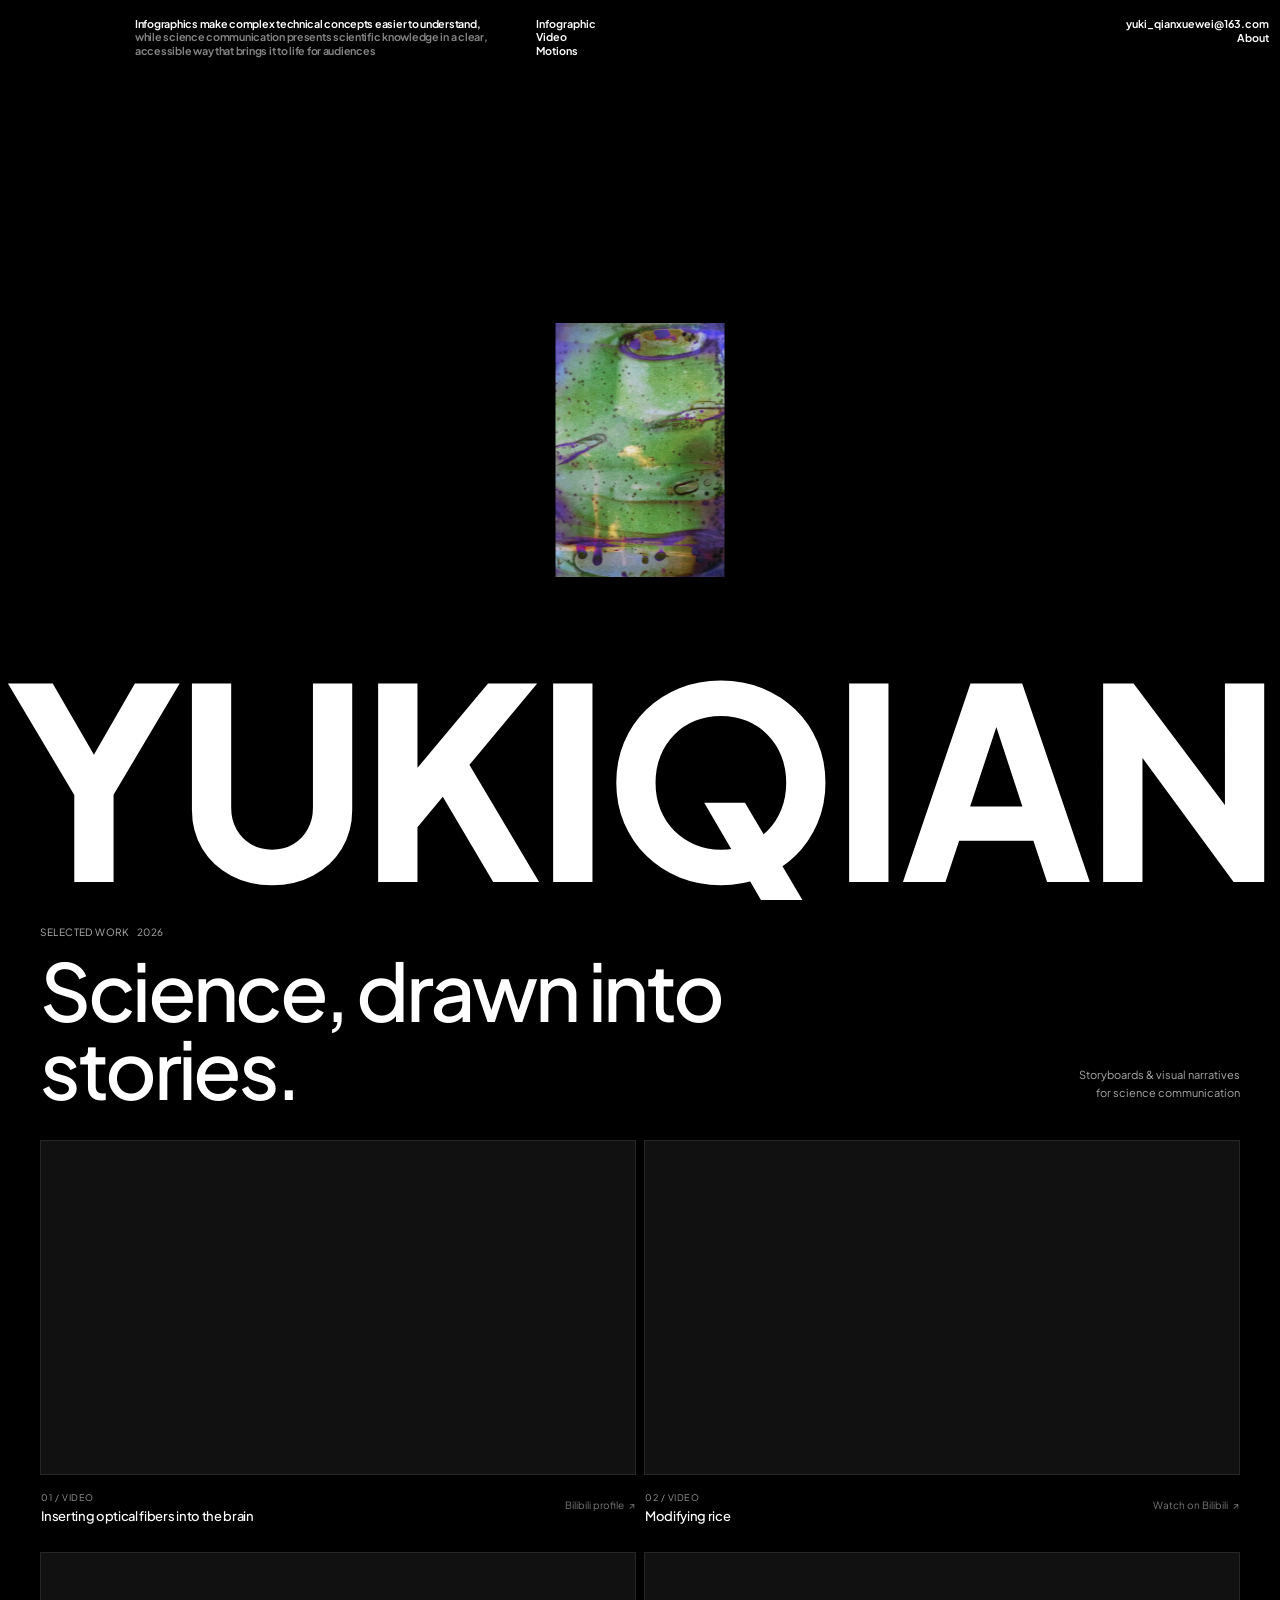
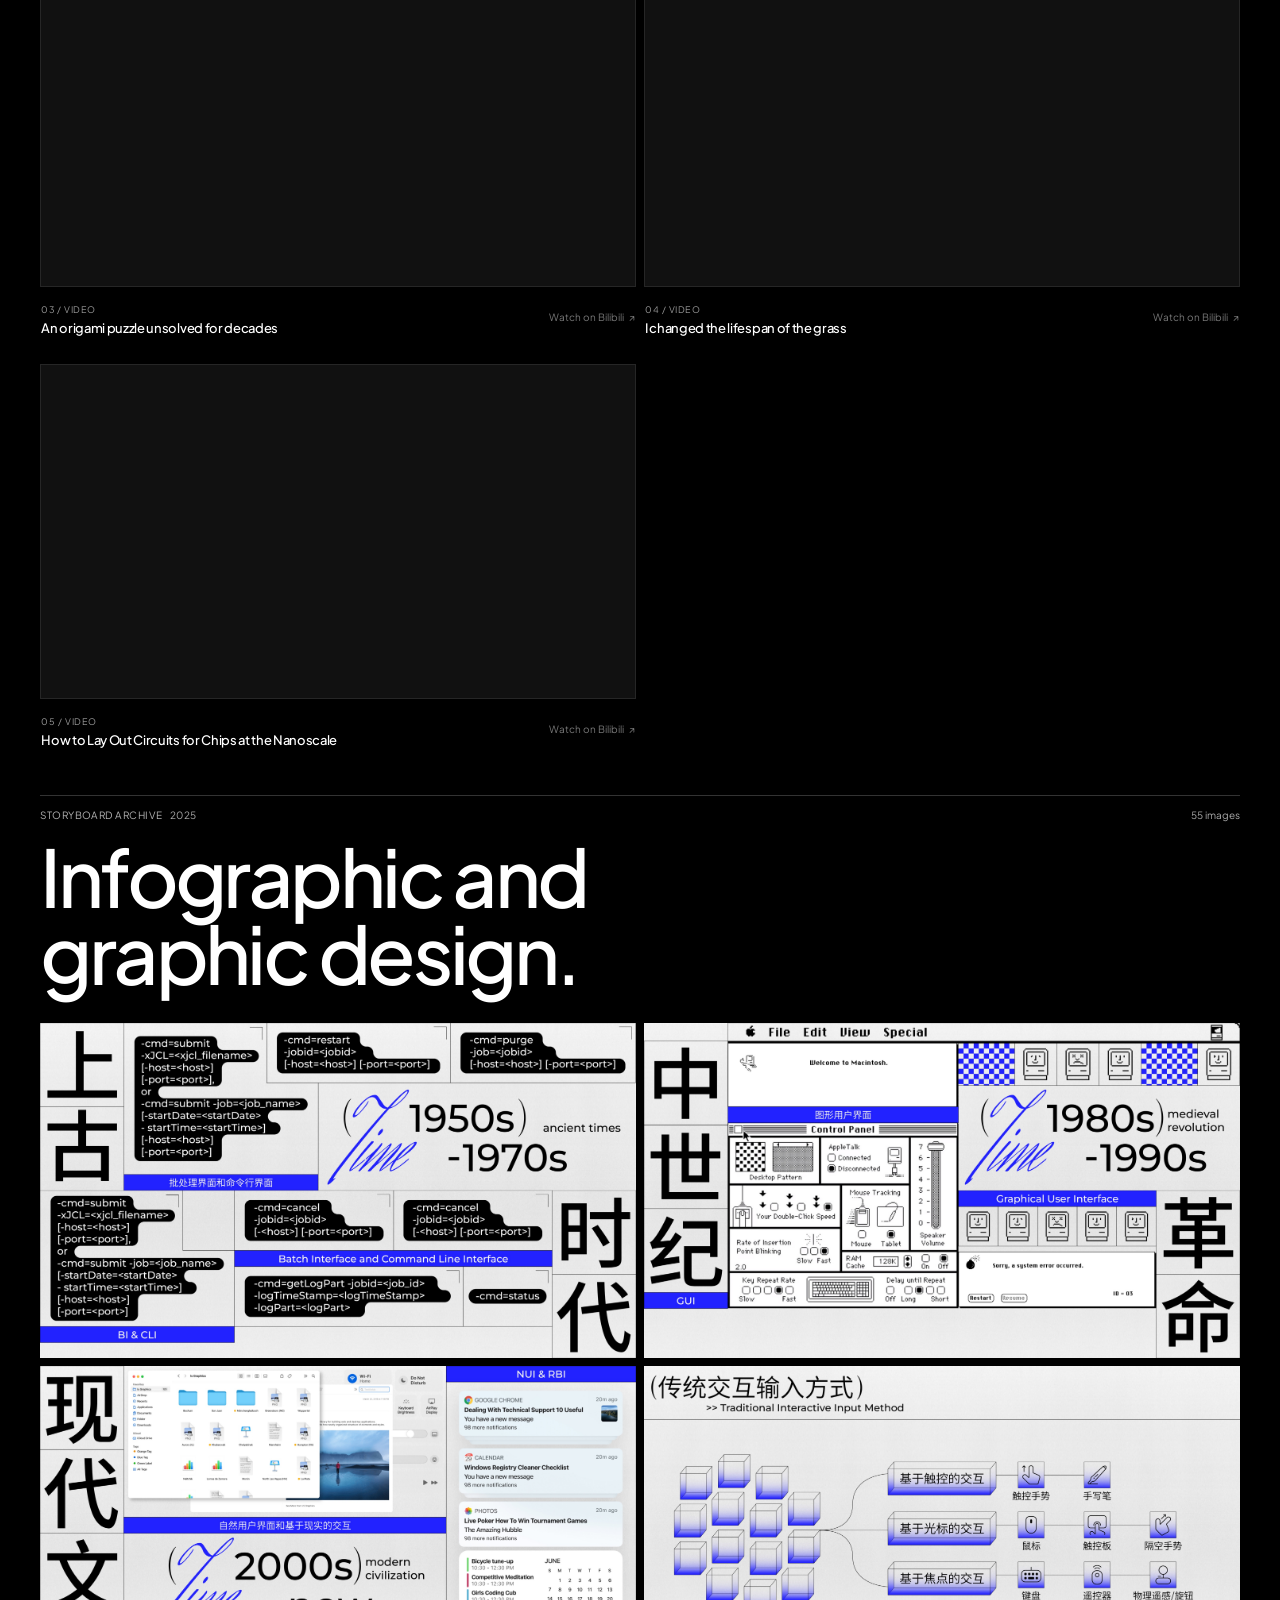
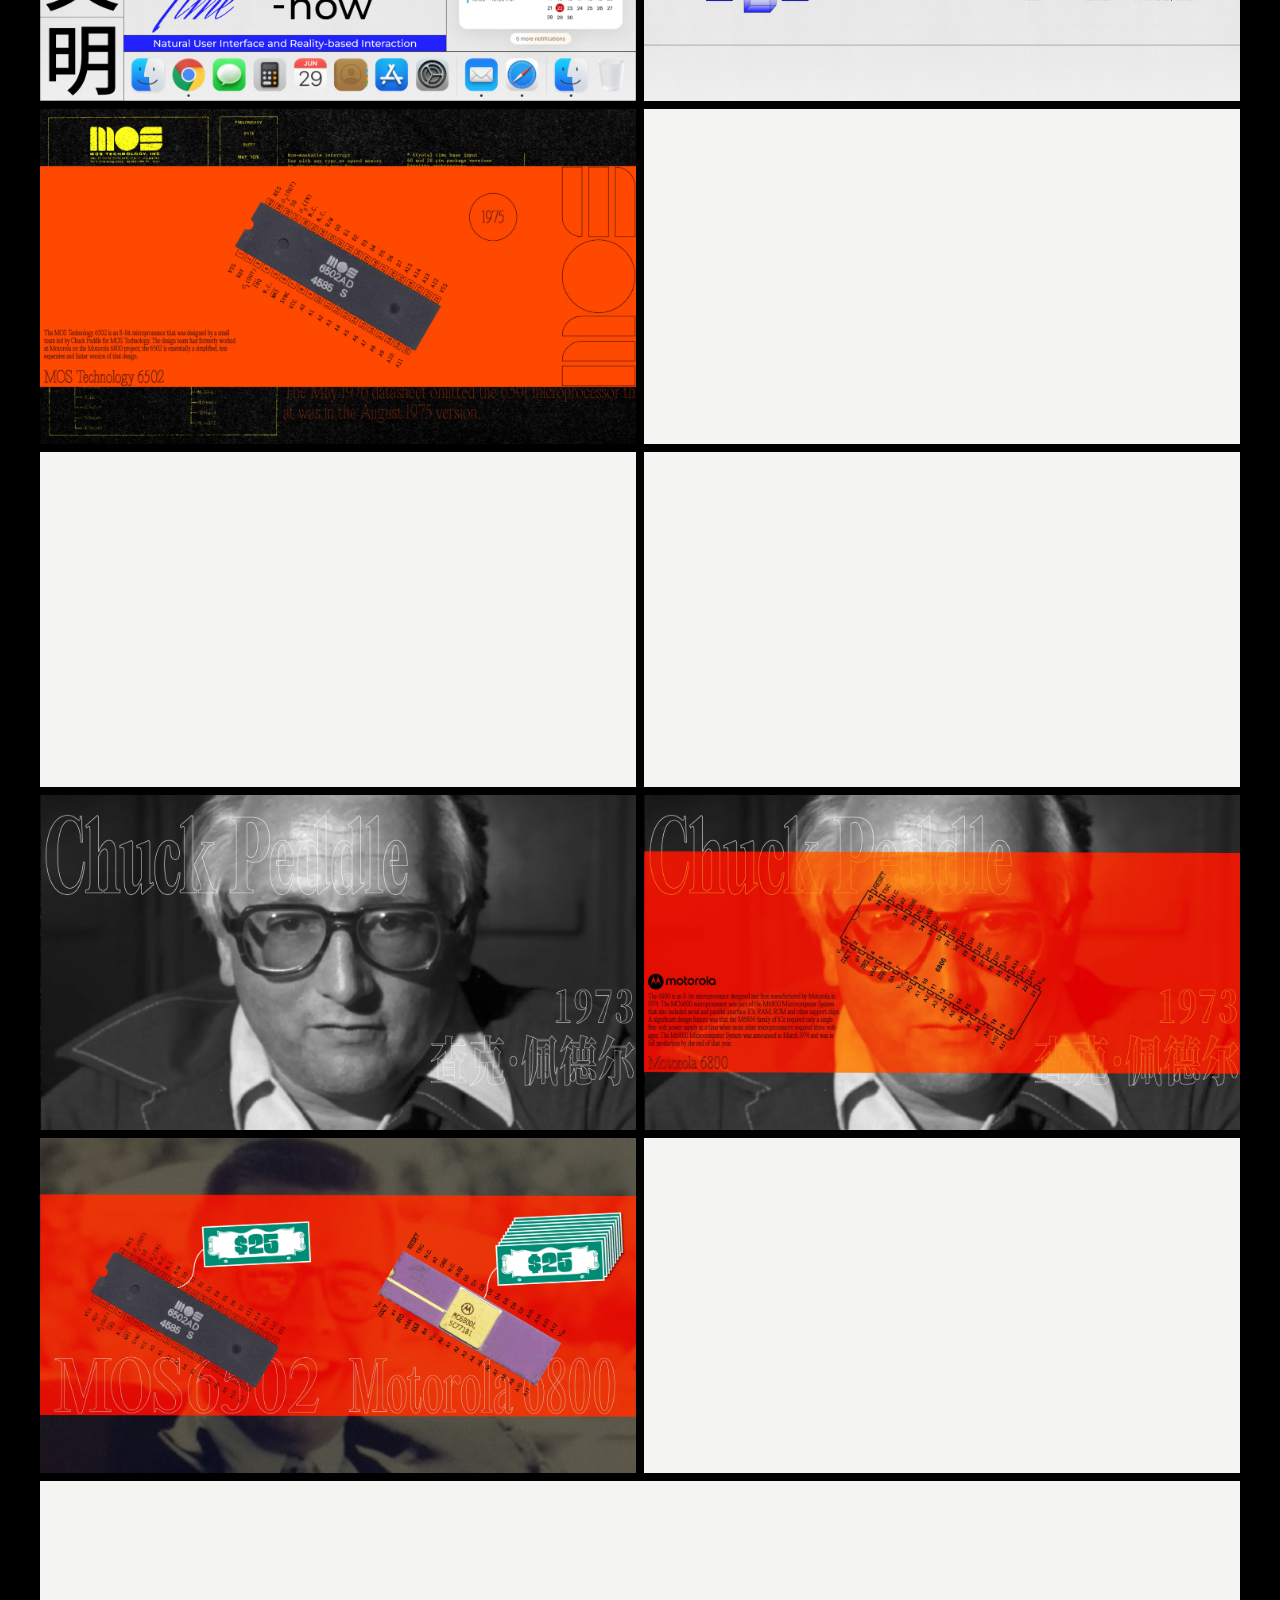
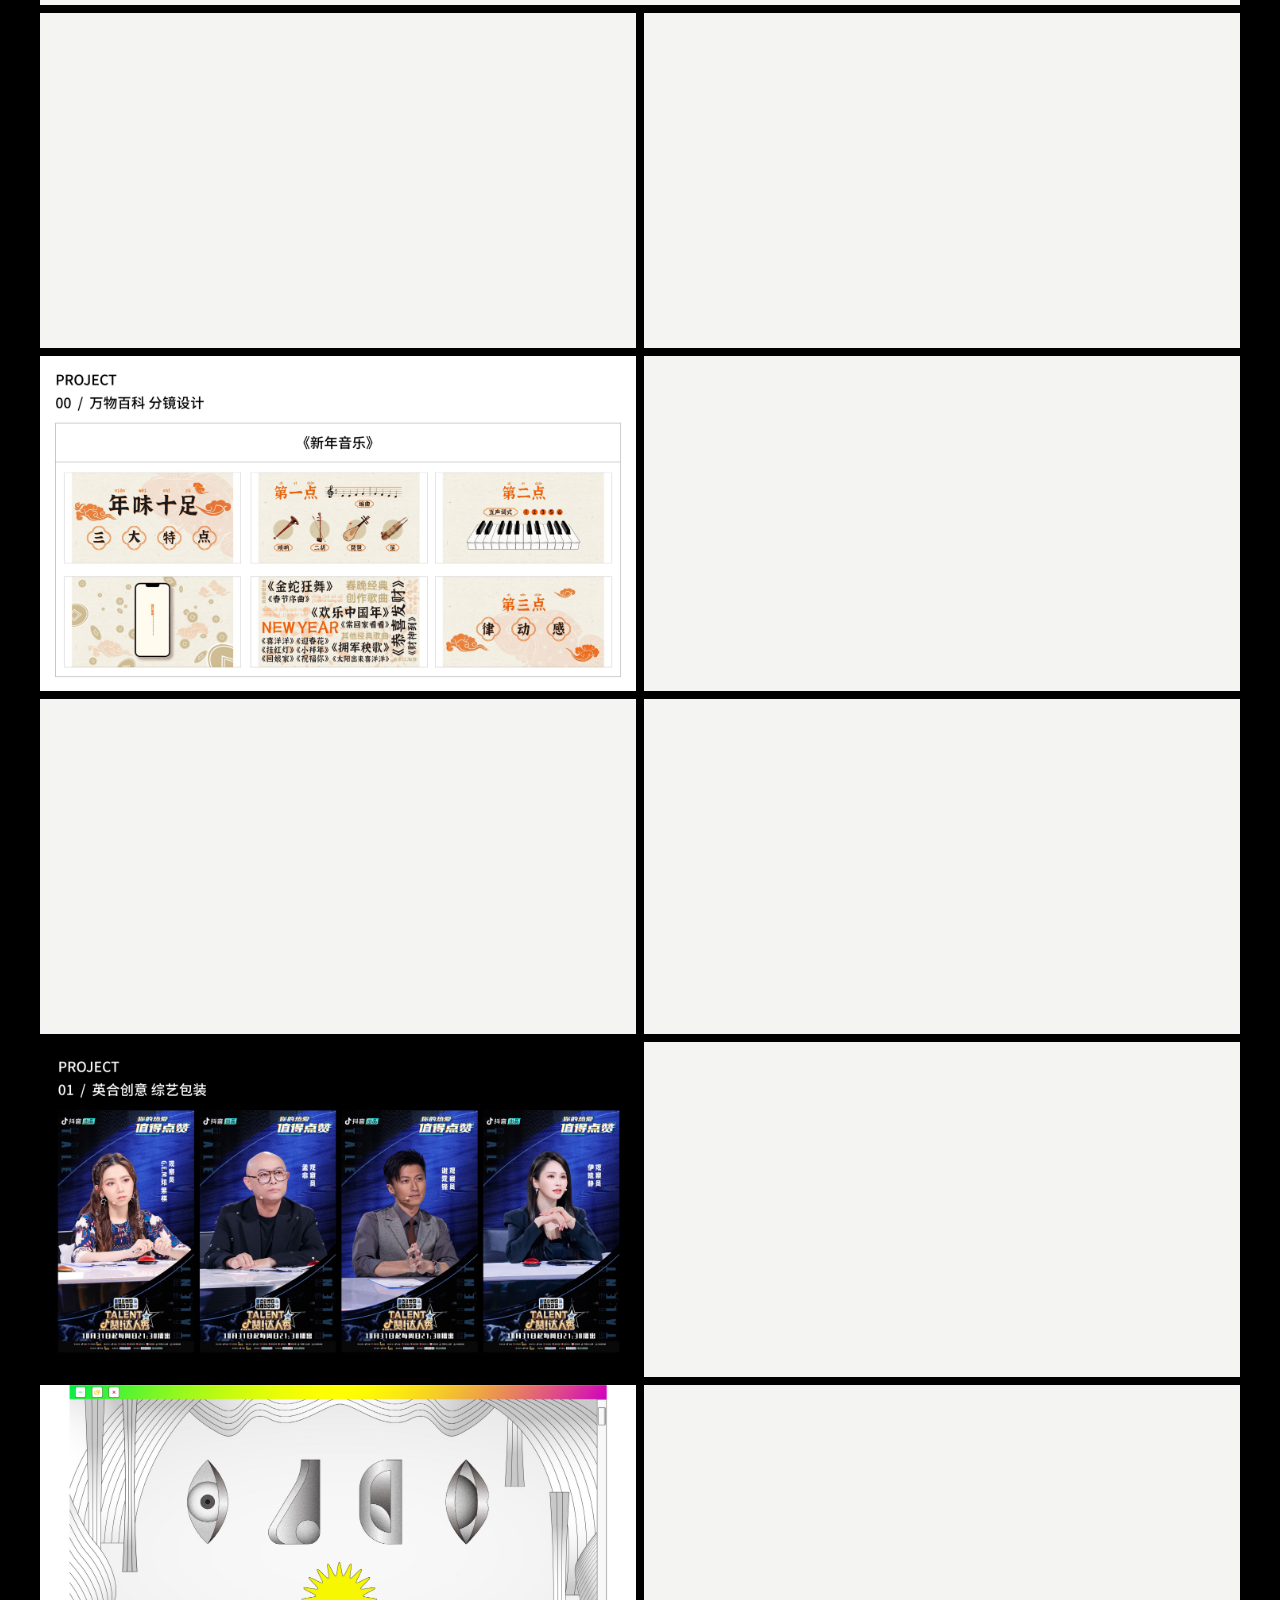
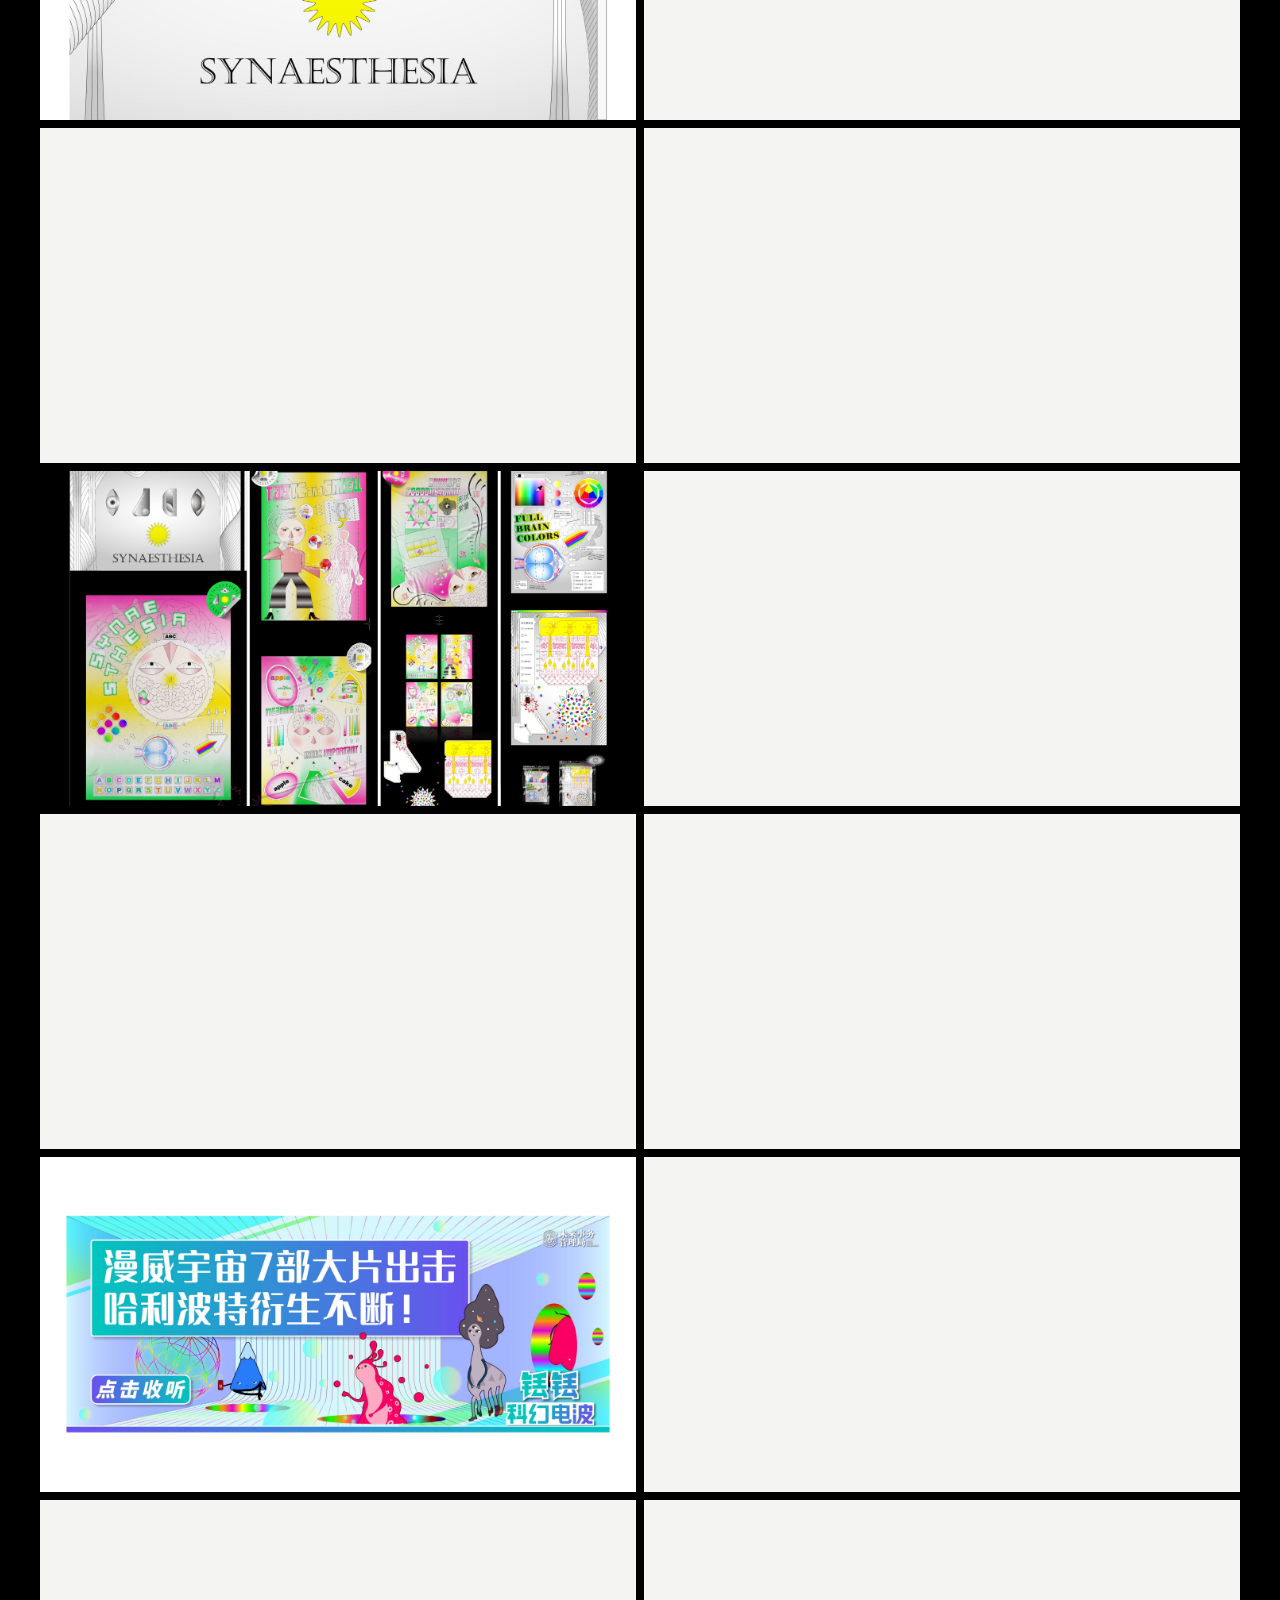
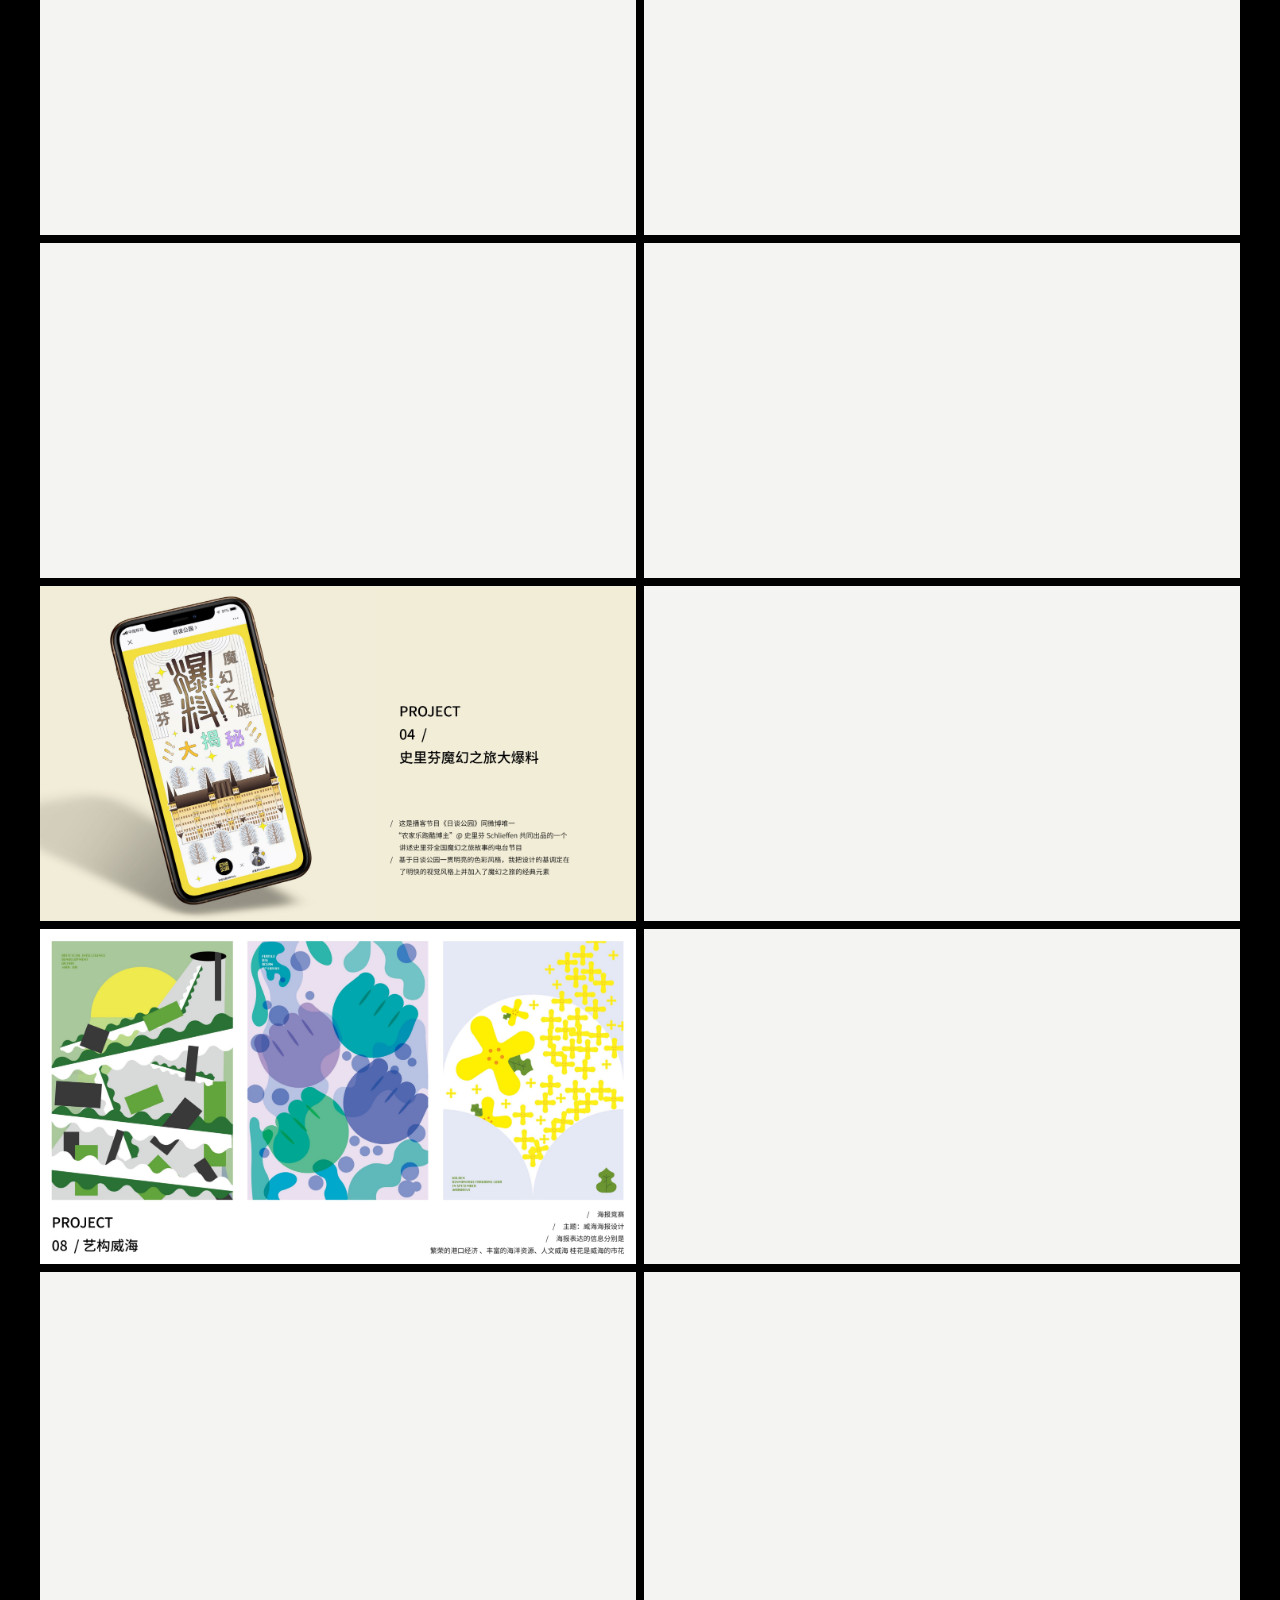
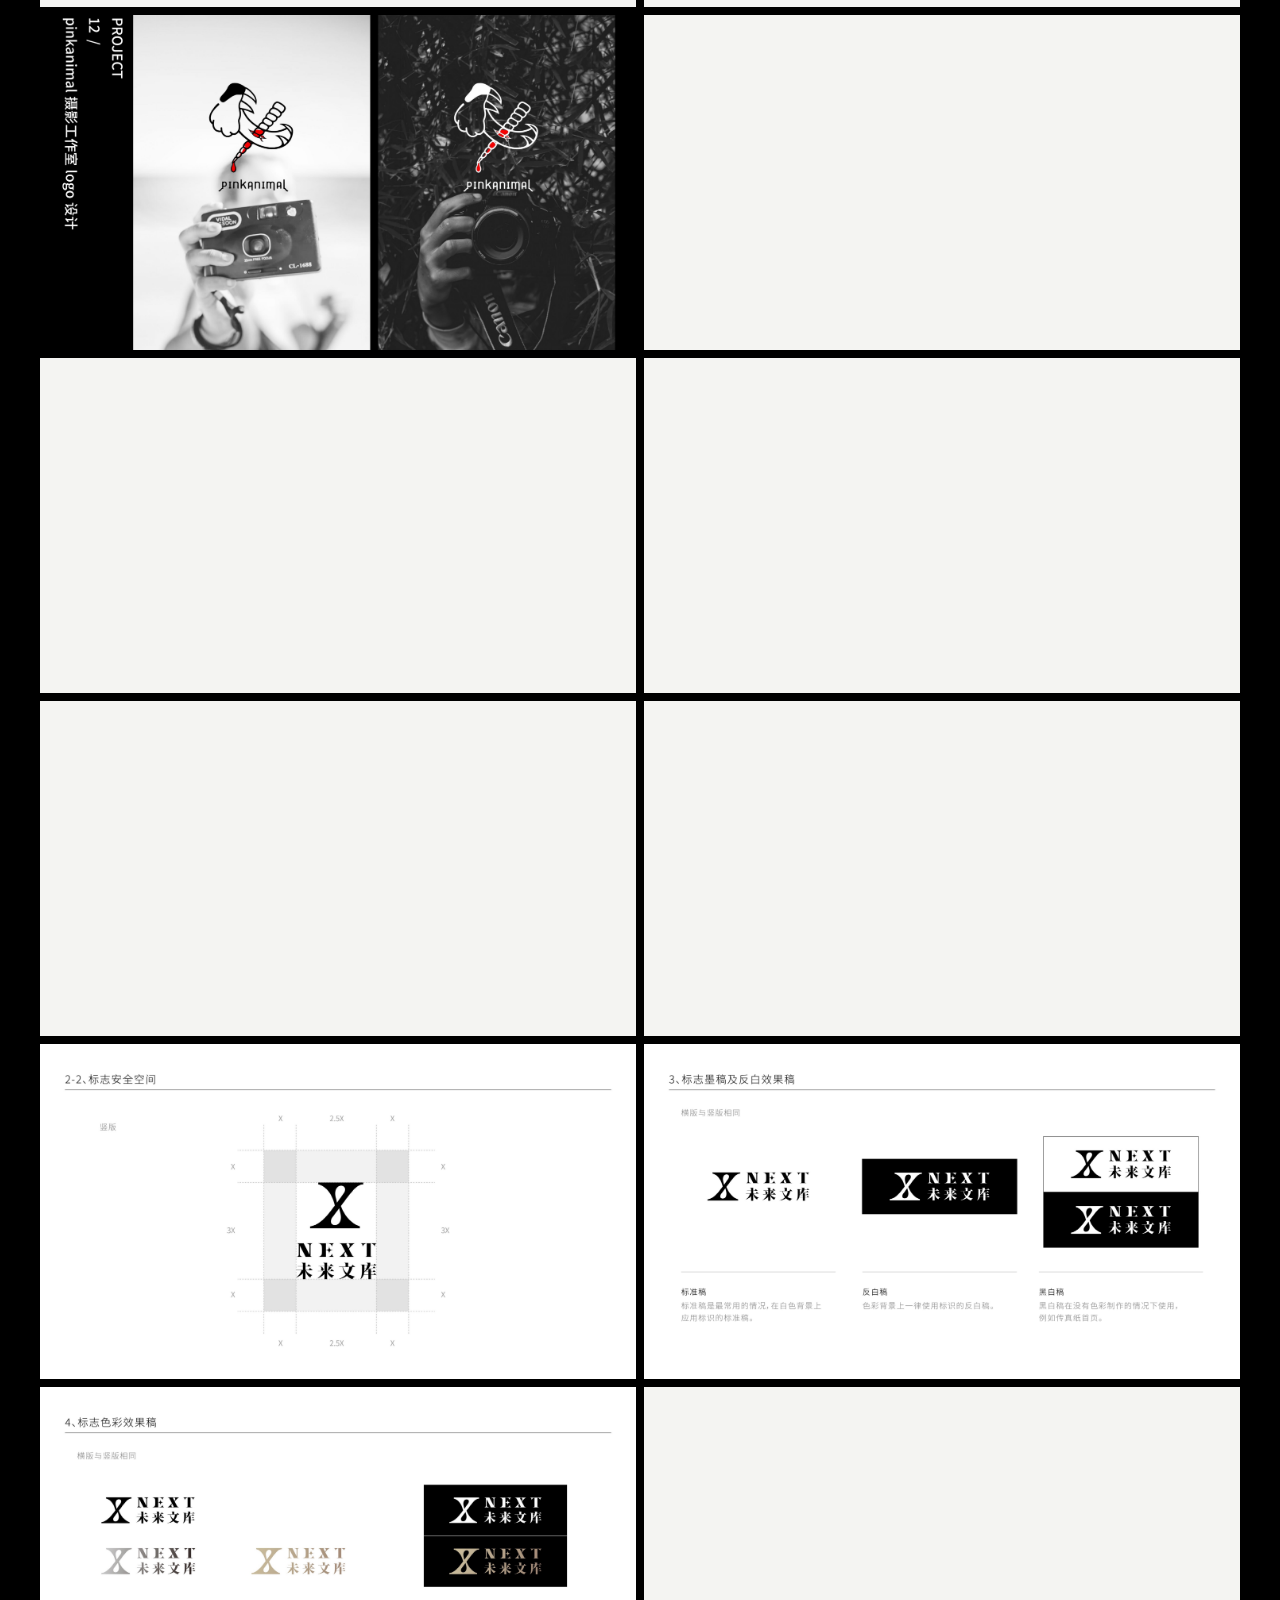
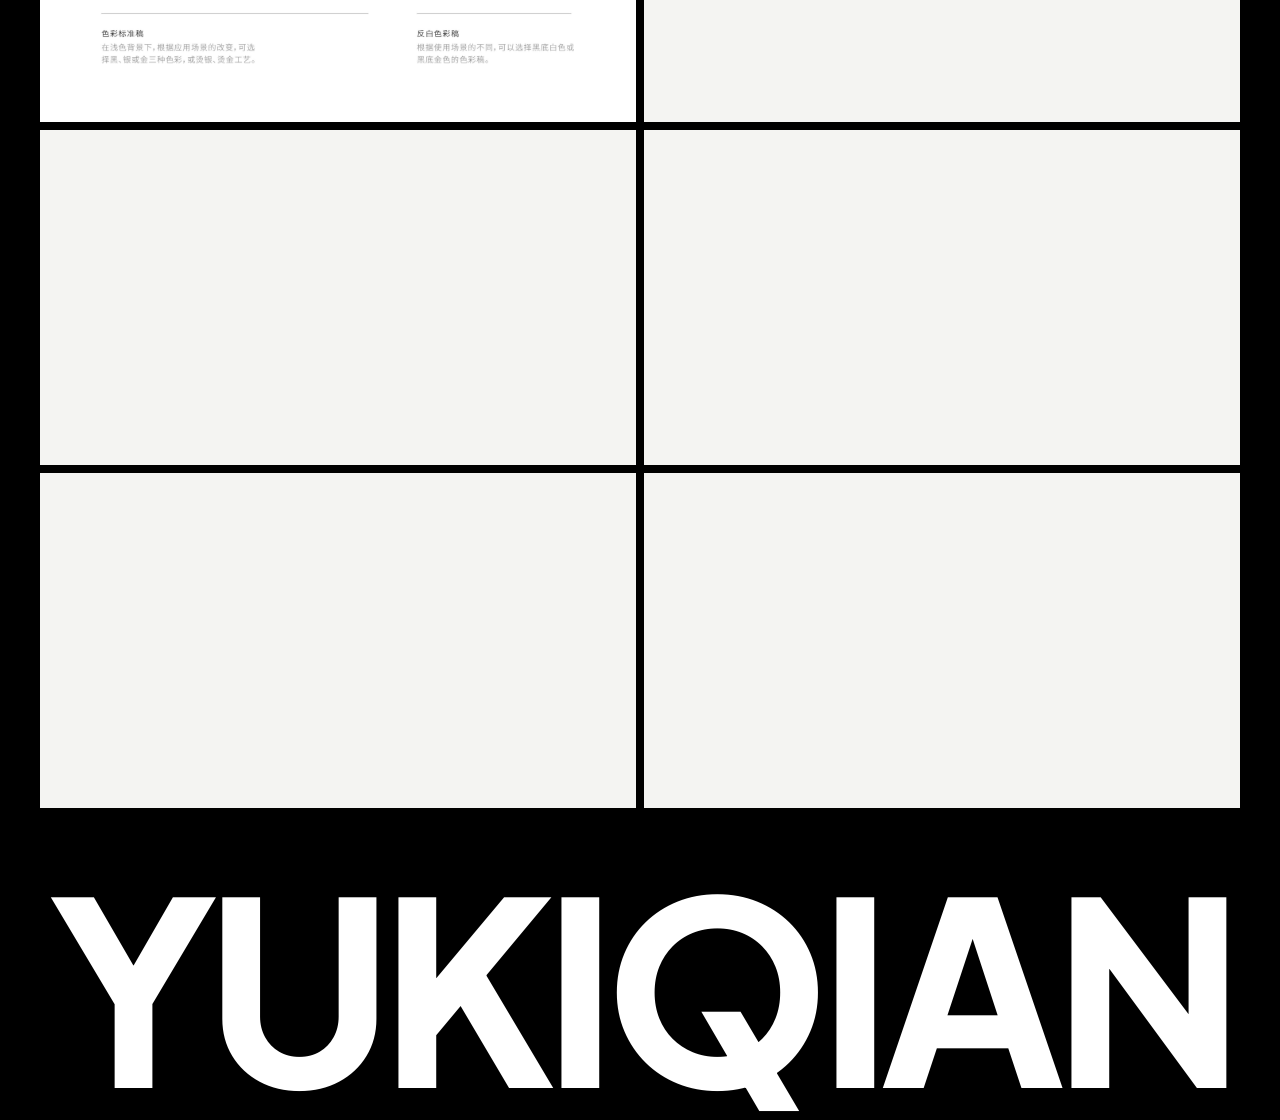
<file: index.html>
<!doctype html>
<html lang="en">
<head>
  <meta charset="utf-8">
  <meta name="viewport" content="width=device-width, initial-scale=1">
  <meta name="theme-color" content="#000000">
  <meta name="description" content="Xuewei Qian — infographic designer creating storyboards for science communication.">
  <title>Xuewei Qian — Infographic Designer</title>
  <link rel="icon" type="image/png" href="assets/yuki-logo.png">
  <link rel="stylesheet" href="styles.css">
  <script src="app.js" defer></script>
</head>
<body>
  <main>
  <section class="hero-screen" aria-label="Yuki Qian — Infographic Designer">
    <div class="hero-media" aria-hidden="true">
      <figure class="hero-slide"><img class="hero-slide-image" src="assets/hero/green-micrograph.webp" alt=""></figure>
    </div>
    <div class="hero-top">
      <div class="hero-intro">
        <p class="intro-lead hero-entrance" style="--enter-delay: .12s">Infographics make complex technical concepts easier to understand,</p>
        <p class="intro-rest hero-entrance" style="--enter-delay: .2s">while science communication presents scientific knowledge in a clear,<br>accessible way that brings it to life for audiences</p>
      </div>
      <p class="hero-skills hero-entrance" style="--enter-delay: .24s">Infographic<br>Video<br>Motions</p>
      <div class="hero-contact hero-entrance" style="--enter-delay: .36s">
        <a href="mailto:yuki_qianxuewei@163.com">yuki_qianxuewei@163.com</a>
        <a href="about.html">About</a>
      </div>
    </div>
    <h1 class="hero-wordmark" aria-label="Yuki Qian">
      <span class="word">
        <span class="glyph" style="--i:0">Y</span><span class="glyph" style="--i:1">U</span><span class="glyph" style="--i:2">K</span><span class="glyph" style="--i:3">I</span>
      </span><span class="word">
        <span class="glyph" style="--i:4">Q</span><span class="glyph" style="--i:5">I</span><span class="glyph" style="--i:6">A</span><span class="glyph" style="--i:7">N</span>
      </span>
    </h1>
  </section>
  <section id="projects" class="page-shell">
    <section class="work-intro" aria-label="Portfolio introduction">
      <p class="eyebrow">Selected work <span>2026</span></p>
      <h1>Science, drawn<br class="mobile-break"> into stories.</h1>
      <p class="intro-note">Storyboards &amp; visual narratives<br>for science communication</p>
    </section>

    <section class="video-grid" aria-label="Featured videos">
      <article class="video-project">
        <div class="video-frame">
          <iframe
            src="https://player.bilibili.com/player.html?bvid=BV1EdWEzcEUS&amp;page=1&amp;high_quality=1&amp;danmaku=0&amp;autoplay=0"
            title="Bilibili video — Xuewei Qian"
            loading="lazy"
            allow="fullscreen; picture-in-picture"
            referrerpolicy="strict-origin-when-cross-origin"
            allowfullscreen></iframe>
        </div>
        <div class="video-caption">
          <div><span class="project-index">01 / VIDEO</span><h2>Inserting optical fibers into the brain</h2></div>
          <a href="https://space.bilibili.com/22248547?spm_id_from=333.788.upinfo.detail.click" target="_blank" rel="noreferrer">Bilibili profile <span aria-hidden="true">↗</span></a>
        </div>
      </article>
      <article class="video-project">
        <div class="video-frame">
          <iframe
            src="https://player.bilibili.com/player.html?bvid=BV1YknMzEEek&amp;page=1&amp;high_quality=1&amp;danmaku=0&amp;autoplay=0"
            title="Bilibili video — science storyboard"
            loading="lazy"
            allow="fullscreen; picture-in-picture"
            referrerpolicy="strict-origin-when-cross-origin"
            allowfullscreen></iframe>
        </div>
        <div class="video-caption">
          <div><span class="project-index">02 / VIDEO</span><h2>Modifying rice</h2></div>
          <a href="https://www.bilibili.com/video/BV1YknMzEEek" target="_blank" rel="noreferrer">Watch on Bilibili <span aria-hidden="true">↗</span></a>
        </div>
      </article>
      <article class="video-project">
        <div class="video-frame">
          <iframe
            src="https://player.bilibili.com/player.html?bvid=BV1oKnUzNE9j&amp;page=1&amp;high_quality=1&amp;danmaku=0&amp;autoplay=0"
            title="Bilibili video — An origami puzzle unsolved for decades"
            loading="lazy"
            allow="fullscreen; picture-in-picture"
            referrerpolicy="strict-origin-when-cross-origin"
            allowfullscreen></iframe>
        </div>
        <div class="video-caption">
          <div><span class="project-index">03 / VIDEO</span><h2>An origami puzzle unsolved for decades</h2></div>
          <a href="https://www.bilibili.com/video/BV1oKnUzNE9j" target="_blank" rel="noreferrer">Watch on Bilibili <span aria-hidden="true">↗</span></a>
        </div>
      </article>
      <article class="video-project">
        <div class="video-frame">
          <iframe
            src="https://player.bilibili.com/player.html?bvid=BV1Kx4JzHEos&amp;page=1&amp;high_quality=1&amp;danmaku=0&amp;autoplay=0"
            title="Bilibili video — I changed the lifespan of the grass"
            loading="lazy"
            allow="fullscreen; picture-in-picture"
            referrerpolicy="strict-origin-when-cross-origin"
            allowfullscreen></iframe>
        </div>
        <div class="video-caption">
          <div><span class="project-index">04 / VIDEO</span><h2>I changed the lifespan of the grass</h2></div>
          <a href="https://www.bilibili.com/video/BV1Kx4JzHEos" target="_blank" rel="noreferrer">Watch on Bilibili <span aria-hidden="true">↗</span></a>
        </div>
      </article>
      <article class="video-project">
        <div class="video-frame">
          <iframe
            src="https://player.bilibili.com/player.html?bvid=BV1JstB6mEy2&amp;page=1&amp;high_quality=1&amp;danmaku=0&amp;autoplay=0"
            title="Bilibili video — How to Lay Out Circuits for Chips at the Nanoscale"
            loading="lazy"
            allow="fullscreen; picture-in-picture"
            referrerpolicy="strict-origin-when-cross-origin"
            allowfullscreen></iframe>
        </div>
        <div class="video-caption">
          <div><span class="project-index">05 / VIDEO</span><h2>How to Lay Out Circuits for Chips at the Nanoscale</h2></div>
          <a href="https://www.bilibili.com/video/BV1JstB6mEy2" target="_blank" rel="noreferrer">Watch on Bilibili <span aria-hidden="true">↗</span></a>
        </div>
      </article>
    </section>

    <div class="gallery-heading">
      <p class="eyebrow">Storyboard archive <span>2025</span></p>
      <p class="gallery-count" id="gallery-count"></p>
    </div>
    <div class="archive-title">
      <h1>Infographic and graphic design.</h1>
    </div>
    <section class="masonry" id="gallery" aria-label="Storyboard and portfolio images"></section>
  </section>
  <section class="outro-screen" aria-label="Yuki Qian">
    <h1 class="outro-wordmark">YUKIQIAN</h1>
  </section>
  </main>
  <script src="hero-motion.js" defer></script>
</body>
</html>
</file>
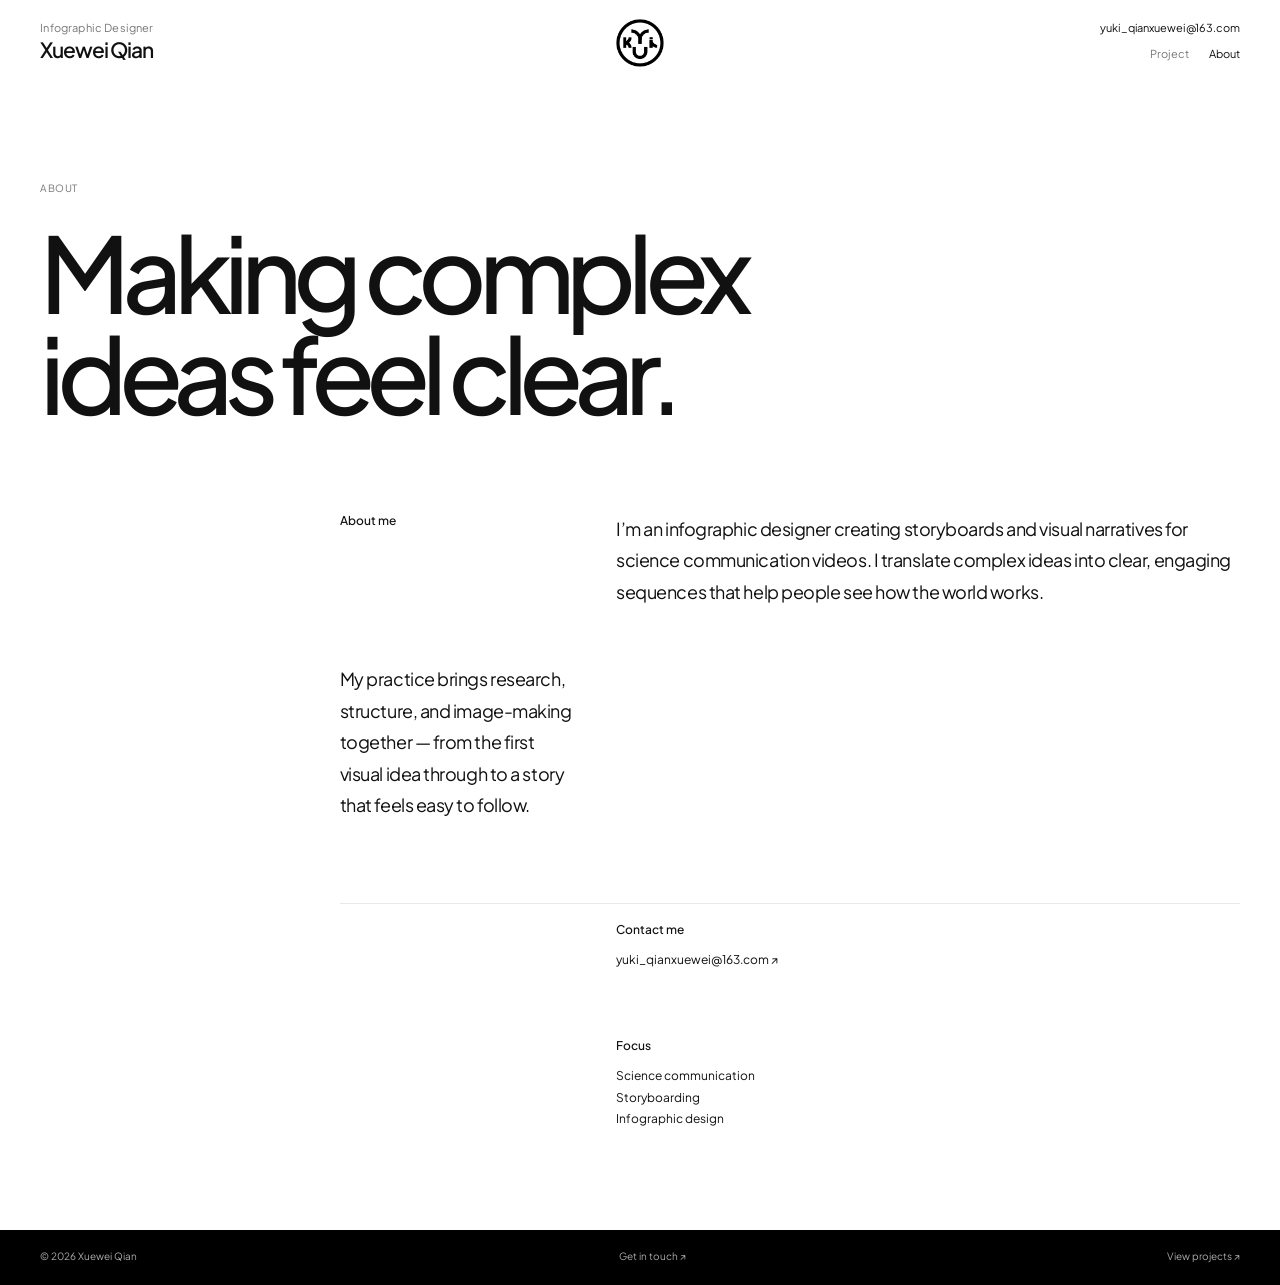
<file: about.html>
<!doctype html>
<html lang="en">
<head>
  <meta charset="utf-8">
  <meta name="viewport" content="width=device-width, initial-scale=1">
  <meta name="theme-color" content="#ffffff">
  <meta name="description" content="About Xuewei Qian, infographic designer for science communication.">
  <title>About — Xuewei Qian</title>
  <link rel="icon" type="image/png" href="assets/yuki-logo.png">
  <link rel="stylesheet" href="styles.css">
</head>
<body>
  <header class="site-header">
    <a class="identity" href="index.html" aria-label="Xuewei Qian, home">
      <span class="role">Infographic Designer</span>
      <span class="name">Xuewei Qian</span>
    </a>
    <a class="brand-mark" href="index.html" aria-label="Xuewei Qian home">
      <img src="assets/yuki-logo.png" alt="Yuki logo" width="48" height="48">
    </a>
    <div class="header-right">
      <a class="email" href="mailto:yuki_qianxuewei@163.com">yuki_qianxuewei@163.com</a>
      <nav aria-label="Main navigation">
        <a href="index.html#projects">Project</a>
        <a class="active" href="about.html">About</a>
      </nav>
    </div>
  </header>
  <main class="about-shell">
    <p class="eyebrow">About</p>
    <h1>Making complex<br>ideas feel clear.</h1>
    <div class="about-copy">
      <h2>About me</h2>
      <p>I’m an infographic designer creating storyboards and visual narratives for science communication videos. I translate complex ideas into clear, engaging sequences that help people see how the world works.</p>
      <p>My practice brings research, structure, and image-making together — from the first visual idea through to a story that feels easy to follow.</p>
    </div>
    <div class="about-details">
      <section>
        <h2>Contact me</h2>
        <a href="mailto:yuki_qianxuewei@163.com">yuki_qianxuewei@163.com ↗</a>
      </section>
      <section>
        <h2>Focus</h2>
        <p>Science communication<br>Storyboarding<br>Infographic design</p>
      </section>
    </div>
  </main>
  <footer class="site-footer">
    <span>© 2026 Xuewei Qian</span>
    <a href="mailto:yuki_qianxuewei@163.com">Get in touch ↗</a>
    <a href="index.html#projects">View projects ↗</a>
  </footer>
</body>
</html>
</file>
<file: styles.css>
@font-face {
  font-family: "Plus Jakarta Sans";
  src: url("assets/PlusJakartaSans-VariableFont_wght.ttf") format("truetype");
  font-style: normal;
  font-weight: 200 800;
  font-display: swap;
}

:root {
  color-scheme: light;
  --ink: #111;
  --muted: #777;
  --hairline: #e8e8e8;
  --page-gutter: clamp(18px, 3.15vw, 52px);
  --column-gap: 8px;
}

* { box-sizing: border-box; }
html { scroll-behavior: smooth; }
body {
  margin: 0;
  background: #fff;
  color: var(--ink);
  font-family: "Plus Jakarta Sans", Arial, sans-serif;
  font-size: 14px;
  -webkit-font-smoothing: antialiased;
}
a { color: inherit; text-decoration: none; }
a:focus-visible { outline: 2px solid currentColor; outline-offset: 4px; }

.site-header {
  position: relative;
  z-index: 5;
  display: grid;
  grid-template-columns: 1fr auto 1fr;
  align-items: start;
  min-height: 91px;
  padding: 20px var(--page-gutter) 15px;
  background: rgba(255,255,255,.96);
}
.identity { display: flex; flex-direction: column; align-items: flex-start; width: max-content; }
.role { color: #777; font-size: 11px; line-height: 1.45; letter-spacing: .015em; }
.name { margin-top: 1px; font-size: 21px; font-weight: 560; line-height: 1.25; letter-spacing: -.055em; }
.brand-mark { justify-self: center; display: block; width: 48px; height: 48px; margin-top: -1px; }
.brand-mark img { display: block; width: 100%; height: 100%; object-fit: contain; }
.header-right { justify-self: end; display: flex; flex-direction: column; align-items: flex-end; gap: 10px; }
.email { font-size: 11px; line-height: 1.45; letter-spacing: -.01em; }
.header-right nav { display: flex; gap: 20px; font-size: 11px; line-height: 1.45; }
.header-right nav a { color: #777; transition: color .2s ease; }
.header-right nav a:hover, .header-right nav a.active { color: var(--ink); }

.page-shell { padding: 25px var(--page-gutter) 0; background: #000; color: #fff; --ink: #fff; --muted: #b2b2b2; --hairline: #333; }
.work-intro { position: relative; display: flex; align-items: flex-end; justify-content: space-between; min-height: 176px; padding: 27px 0 32px; }
.eyebrow { margin: 0; color: var(--muted); font-size: 10px; line-height: 1.5; letter-spacing: .045em; text-transform: uppercase; }
.eyebrow span { margin-left: 13px; color: #aaa; }
.work-intro .eyebrow { position: absolute; top: 0; left: 0; }
.work-intro .eyebrow span { margin-left: 5px; }
.work-intro h1, .archive-title h1 { margin: 0; max-width: 760px; font-size: clamp(45px, 6.2vw, 84px); line-height: .98; font-weight: 520; letter-spacing: -.045em; }
.archive-title { padding: 0 0 30px; }
.intro-note { margin: 0 0 5px 20px; color: #aaa; font-size: 11px; line-height: 1.65; text-align: right; }
.mobile-break { display: none; }

.video-grid { display: grid; grid-template-columns: repeat(2, minmax(0, 1fr)); gap: 28px var(--column-gap); margin-bottom: 47px; }
.video-project { min-width: 0; }
.video-frame { position: relative; width: 100%; aspect-ratio: 16 / 9; overflow: hidden; background: #111; }
.video-frame::after { position: absolute; inset: 0; border: 1px solid rgba(255,255,255,.09); content: ""; pointer-events: none; }
.video-frame iframe { display: block; width: 100%; height: 100%; border: 0; }
.video-caption { display: flex; align-items: flex-start; justify-content: space-between; gap: 12px; padding: 11px 1px 0; }
.project-index { color: #999; font-size: 9px; letter-spacing: .06em; }
.video-caption h2 { margin: 4px 0 0; font-size: 13px; font-weight: 520; letter-spacing: -.025em; }
.video-caption > a { margin-top: 13px; color: #777; font-size: 10px; white-space: nowrap; transition: color .2s ease; }
.video-caption > a:hover { color: #fff; }
.video-caption > a span { margin-left: 3px; }
.gallery-heading { display: flex; justify-content: space-between; align-items: center; border-top: 1px solid var(--hairline); padding: 12px 0 15px; }
.gallery-heading .eyebrow span { margin-left: 5px; }
.gallery-count { margin: 0; color: #aaa; font-size: 10px; }
.masonry { display: grid; grid-template-columns: repeat(2, minmax(0, 1fr)); gap: var(--column-gap); }
.project-tile { position: relative; display: block; min-width: 0; overflow: hidden; background: #f4f4f2; }
.project-tile--wide { grid-column: 1 / -1; }
.project-tile img { display: block; width: 100%; height: auto; transition: transform .55s cubic-bezier(.2,.65,.3,1), opacity .35s ease; }
.project-tile:hover img { transform: scale(1.018); opacity: .91; }
.tile-meta { position: absolute; inset: auto 0 0; display: flex; justify-content: space-between; align-items: center; padding: 26px 10px 9px; color: white; font-size: 9px; letter-spacing: .03em; opacity: 0; background: linear-gradient(transparent, rgba(0,0,0,.38)); transition: opacity .25s ease; }
.project-tile:hover .tile-meta, .project-tile:focus-visible .tile-meta { opacity: 1; }
.tile-meta .tile-link { font-size: 12px; }

.outro-screen { display: grid; place-items: center; min-height: 0; overflow: hidden; padding: 70px var(--page-gutter) 30px; background: #000; color: #fff; }
.outro-wordmark { margin: 0; white-space: nowrap; font-size: min(20vw, 39vh); font-weight: 760; line-height: .83; letter-spacing: -.045em; }

.about-shell { max-width: 1450px; min-height: calc(100vh - 155px); margin: 0 auto; padding: 90px var(--page-gutter) 100px; }
.about-shell > .eyebrow { margin-bottom: 25px; }
.about-shell > h1 { margin: 0 0 90px; font-size: clamp(54px, 8.2vw, 118px); line-height: .96; font-weight: 510; letter-spacing: -.08em; }
.about-copy { display: grid; grid-template-columns: minmax(160px, .55fr) 1.45fr; gap: 40px; max-width: 900px; margin-left: auto; }
.about-copy h2, .about-details h2 { margin: 0; font-size: 12px; font-weight: 520; }
.about-copy p { margin: 0 0 16px; max-width: 650px; font-size: clamp(14px, 1.5vw, 18px); line-height: 1.75; letter-spacing: -.025em; }
.about-details { display: grid; grid-template-columns: minmax(160px, .55fr) 1.45fr; gap: 40px; max-width: 900px; margin: 66px 0 0 auto; padding-top: 18px; border-top: 1px solid var(--hairline); }
.about-details section:first-child { grid-column: 2; }
.about-details section:nth-child(2) { grid-column: 2; margin-top: 28px; }
.about-details a, .about-details p { display: block; margin: 12px 0 0; font-size: 12px; line-height: 1.8; }

.site-footer { display: flex; justify-content: space-between; gap: 20px; padding: 20px var(--page-gutter) 23px; color: #aaa; background: #000; font-size: 10px; }
.site-footer a:hover { color: #fff; }

@media (min-width: 1700px) {
  .page-shell { max-width: 2200px; margin: 0 auto; }
}
@media (max-width: 1000px) {
  .work-intro { min-height: 160px; }
  .work-intro h1, .archive-title h1 { font-size: clamp(46px, 7.4vw, 72px); }
}
@media (max-width: 680px) {
  :root { --page-gutter: 16px; --column-gap: 6px; }
  .site-header { min-height: 78px; padding-top: 15px; }
  .role, .email, .header-right nav { font-size: 9px; }
  .name { font-size: 16px; }
  .brand-mark { width: 37px; height: 37px; }
  .header-right { gap: 8px; }
  .header-right nav { gap: 12px; }
  .page-shell { padding-top: 20px; }
  .work-intro { min-height: 187px; align-items: flex-end; padding-bottom: 22px; }
  .work-intro h1, .archive-title h1 { max-width: 88%; font-size: clamp(44px, 12vw, 66px); line-height: .97; }
  .work-intro .eyebrow { top: 0; }
  .intro-note { position: absolute; right: 0; bottom: 22px; font-size: 9px; }
  .mobile-break { display: initial; }
  .video-grid { grid-template-columns: 1fr; row-gap: 24px; margin-bottom: 33px; }
  .video-caption h2 { font-size: 12px; }
  .about-shell { min-height: calc(100vh - 140px); padding-top: 63px; padding-bottom: 70px; }
  .about-shell > h1 { margin-bottom: 65px; font-size: clamp(52px, 13vw, 78px); }
  .about-copy, .about-details { grid-template-columns: 1fr; gap: 18px; }
  .about-copy p { font-size: 14px; }
  .about-details { margin-top: 44px; }
  .about-details section:first-child, .about-details section:nth-child(2) { grid-column: 1; }
  .about-details section:nth-child(2) { margin-top: 12px; }
  .site-footer { flex-wrap: wrap; gap: 10px 16px; font-size: 9px; }
  .outro-wordmark { font-size: 19vw; letter-spacing: -.06em; }
  .outro-screen { padding-top: 44px; padding-bottom: 30px; }
}
@media (max-width: 390px) {
  .masonry { grid-template-columns: 1fr; }
  .email { font-size: 8px; }
  .site-header { grid-template-columns: 1fr auto 1fr; }
  .brand-mark { width: 32px; height: 32px; }
}

/* Opening viewport — drawn from the supplied 1920 × 975 Illustrator layout. */
.hero-screen {
  position: relative;
  isolation: isolate;
  width: 100%;
  height: 100vh;
  height: 100svh;
  min-height: min(560px, 100svh);
  overflow: hidden;
  background: #000;
}
.hero-media {
  position: absolute;
  z-index: 0;
  inset: 0;
  overflow: hidden;
  pointer-events: none;
  opacity: 0;
  animation: media-appear 1.15s .62s cubic-bezier(.2,.75,.25,1) forwards;
}
.hero-slide {
  position: absolute;
  top: 50%;
  left: 50%;
  width: clamp(140px, 13.2vw, 254px);
  height: min(39.34vh, 426px);
  margin: 0;
  overflow: hidden;
  background: transparent;
  transform: translate3d(-50%, -50%, 0);
  will-change: transform;
}
.hero-slide img { display: block; width: 100%; height: 100%; object-fit: contain; }
.hero-top {
  position: absolute;
  top: 1.85%;
  left: 10.55%;
  right: .85%;
  display: grid;
  grid-template-columns: 31.35vw minmax(0, 1fr) auto;
  align-items: start;
}
.hero-intro,
.hero-skills,
.hero-contact { margin: 0; font-size: clamp(10px, .84vw, 16px); line-height: 1.28; font-weight: 640; }
.hero-intro { max-width: 570px; letter-spacing: -.025em; }
.hero-intro p { margin: 0; }
.intro-lead { color: #fff; mix-blend-mode: difference; white-space: nowrap; }
.intro-rest { color: #858585; }
.hero-skills { color: #fff; mix-blend-mode: difference; }
.hero-contact { display: flex; flex-direction: column; align-items: flex-end; gap: 1px; text-align: right; color: #fff; mix-blend-mode: difference; }
.hero-contact a { color: inherit; transition: opacity .2s ease; }
.hero-contact a:hover { opacity: .58; }
.hero-entrance { opacity: 0; transform: translate3d(0, 17px, 0); filter: blur(7px); animation: text-arrive .95s var(--enter-delay, 0s) cubic-bezier(.16,1,.3,1) forwards; }
.hero-wordmark {
  position: absolute;
  z-index: 3;
  left: 0;
  right: 0;
  bottom: .055em;
  margin: 0;
  text-align: center;
  color: #fff;
  mix-blend-mode: difference;
  white-space: nowrap;
  font-size: min(20.8vw, 40.5vh);
  font-weight: 760;
  line-height: .83;
  letter-spacing: -.027em;
  -webkit-font-smoothing: antialiased;
}
.hero-wordmark .word { display: inline-block; }
.hero-wordmark .glyph { display: inline-block; opacity: 0; transform: translate3d(0, 112%, 0) scale(.96); filter: blur(13px); animation: glyph-arrive 1.15s calc(.3s + var(--i) * 65ms) cubic-bezier(.16,1,.3,1) forwards; }

@keyframes media-appear { to { opacity: .96; } }
@keyframes text-arrive { to { opacity: 1; transform: translate3d(0,0,0); filter: blur(0); } }
@keyframes glyph-arrive { to { opacity: 1; transform: translate3d(0,0,0) scale(1); filter: blur(0); } }

@media (max-width: 900px) {
  .hero-screen { min-height: min(520px, 100svh); }
  .hero-top { left: 6vw; right: 3vw; grid-template-columns: 38vw minmax(45px, 1fr) auto; }
  .hero-intro, .hero-skills, .hero-contact { font-size: clamp(10px, 1.45vw, 13px); }
  .hero-slide { width: clamp(126px, 18.66vw, 186px); height: min(38.66vh, 360px); }
  .hero-wordmark { font-size: min(20.8vw, 40vh); letter-spacing: -.045em; }
}
@media (max-width: 560px) {
  .hero-screen { min-height: min(600px, 100svh); }
  .hero-top {
    top: 15px;
    left: 5vw;
    right: 5vw;
    grid-template-columns: minmax(0, 1fr) auto;
    column-gap: 12px;
    row-gap: 11px;
  }
  .hero-intro { grid-column: 1; grid-row: 1; max-width: 265px; font-size: 10px; line-height: 1.34; }
  .hero-intro .intro-lead { max-width: 235px; white-space: normal; }
  .hero-intro .intro-rest br { display: none; }
  .hero-skills { grid-column: 2; grid-row: 1; justify-self: end; font-size: 10px; line-height: 1.32; }
  .hero-contact { grid-column: 1 / -1; grid-row: 2; flex-direction: row; justify-content: flex-end; align-items: center; gap: 15px; font-size: 10px; }
  .hero-slide { width: 30.66vw; height: 41.34vh; }
  .hero-wordmark { bottom: .055em; font-size: 20.5vw; letter-spacing: -.07em; line-height: .8; }
}
@media (prefers-reduced-motion: reduce) {
  .hero-media { opacity: .96; animation: none; }
  .hero-entrance, .hero-wordmark .glyph { animation: none; opacity: 1; transform: none; filter: none; }
}
</file>
